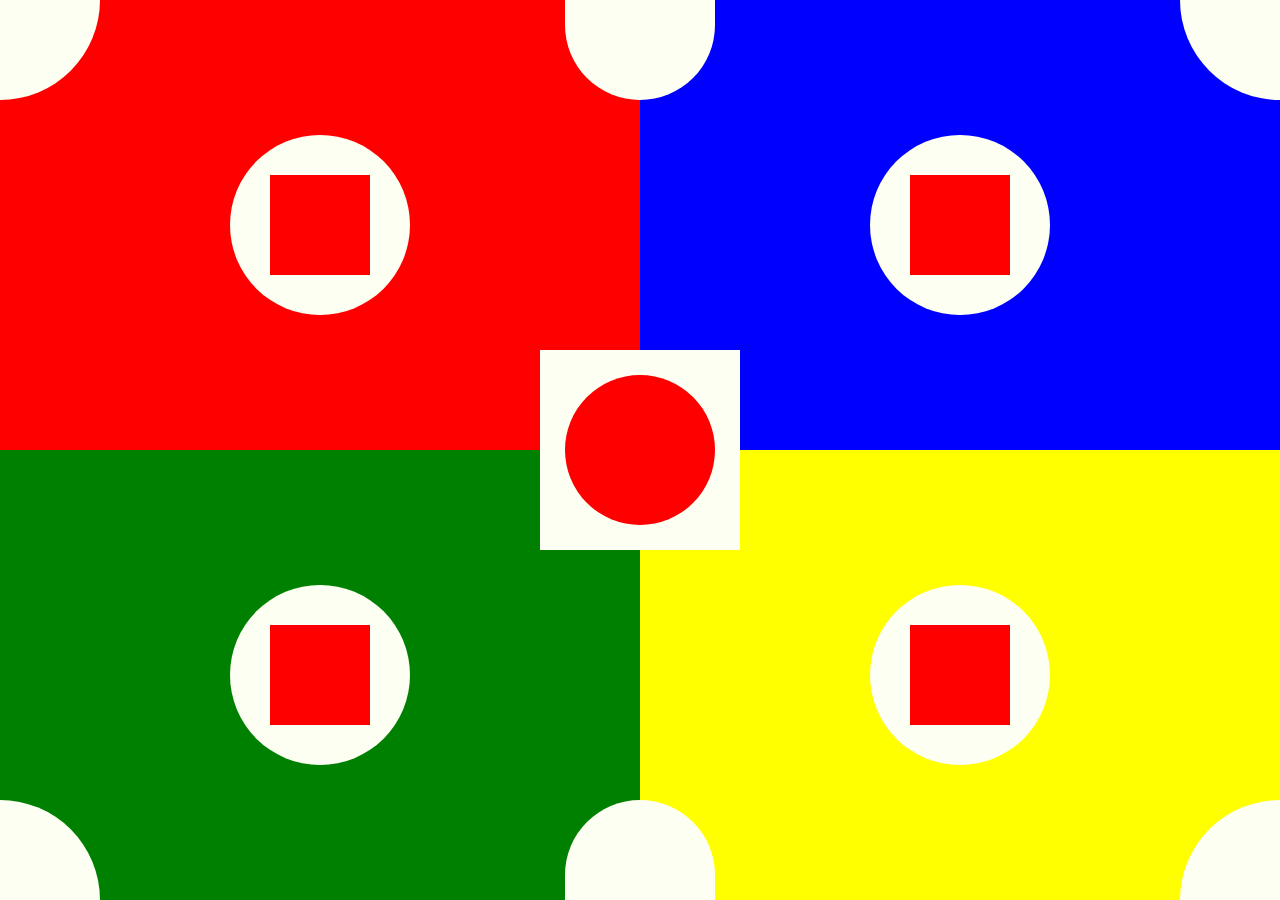
<file: 001-Layout/layout/index.html>
<!DOCTYPE html>
<html lang="en">
<head>
    <meta charset="UTF-8">
    <title>Layout</title>
    <meta name="viewport" content="width=device-width initial-scale=1 maximum-scale=2 minimum-scale=1">
    <link rel="stylesheet" href="assests/style.css">
</head>
<body>
    <section>
        <nav>
            <div>
                <nav></nav>
            </div>
        </nav>
    </section>
    <section>
        <nav>
            <div>
                <nav></nav>
            </div>
        </nav>
    </section>
    <section>
        <nav>
            <div>
                <nav></nav>
            </div>
        </nav>
    </section>
    <section>
        <nav>
            <div>
                <nav></nav>
            </div>
        </nav>
    </section>
    <aside></aside>
    <aside></aside>
    <aside></aside>
    <aside></aside>
    <div></div>
    <nav></nav>
    <nav></nav>
    <main></main>
</body>
</html>
</file>
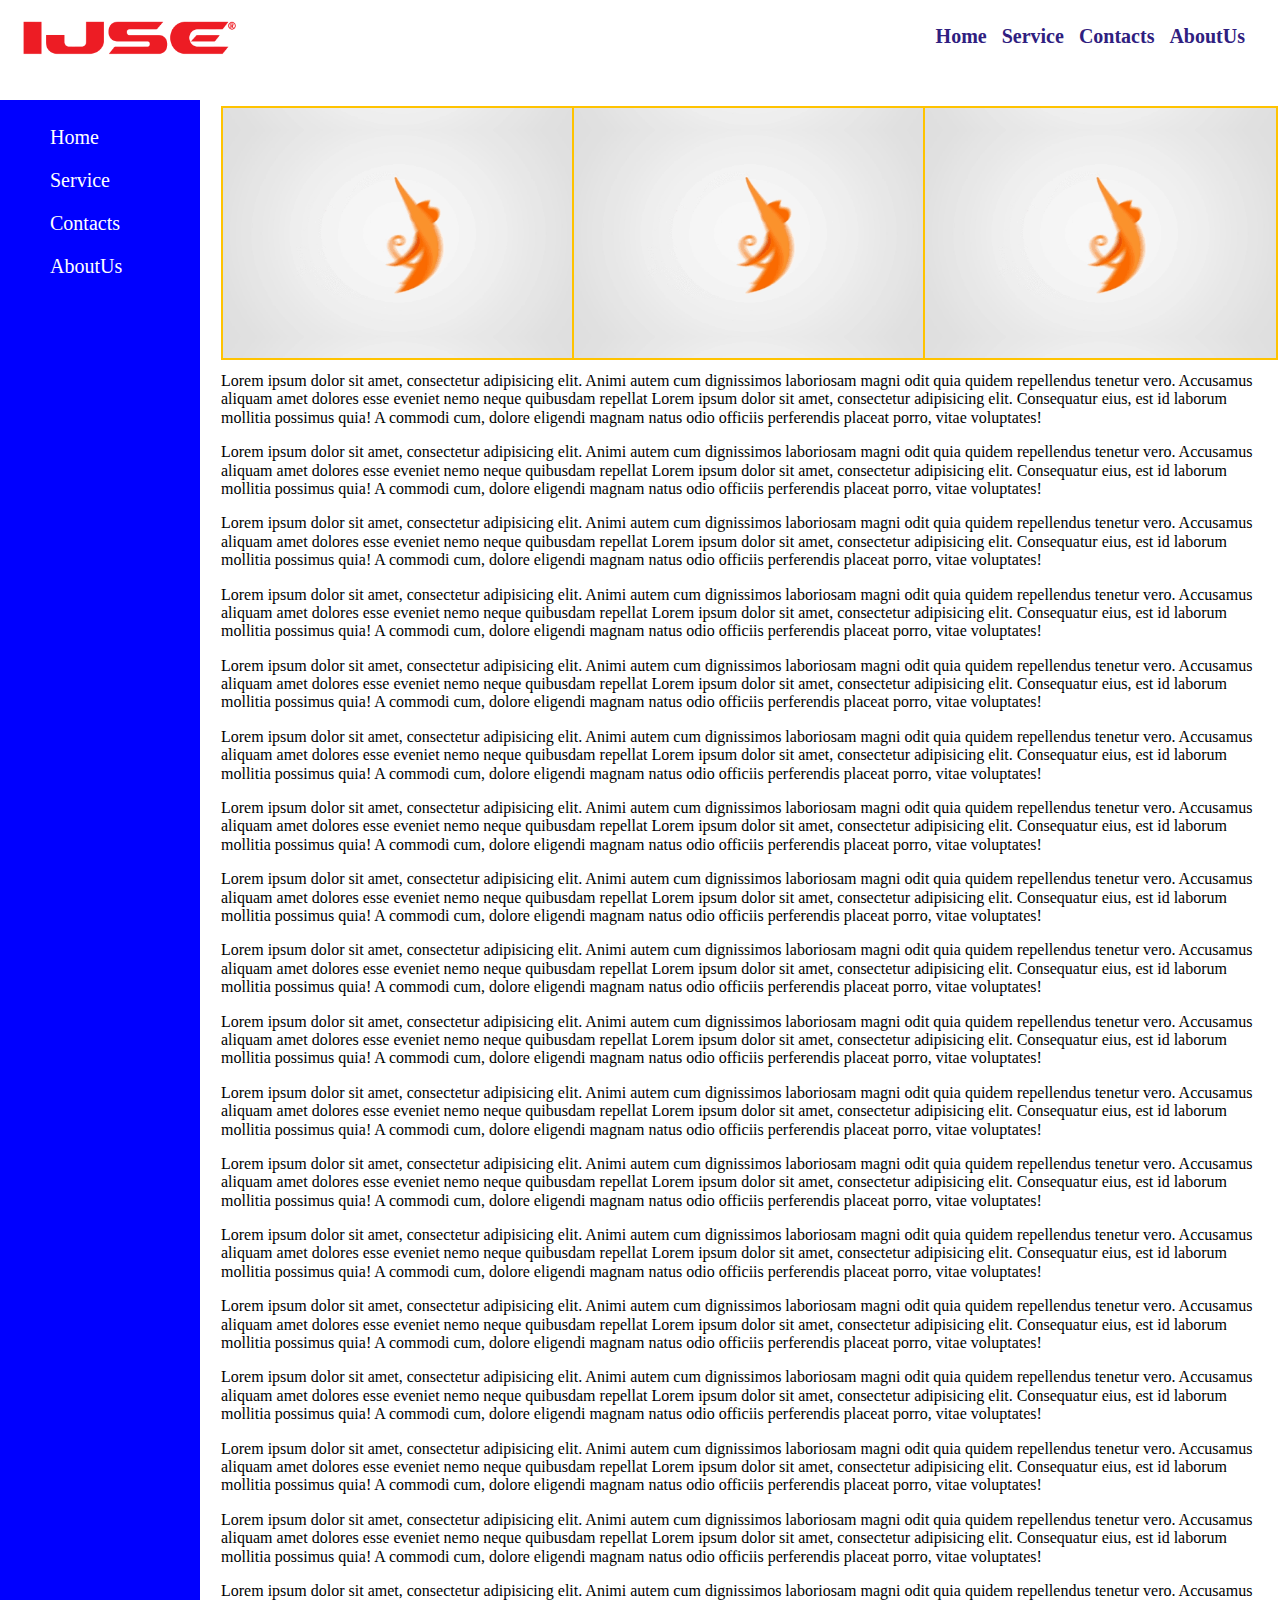
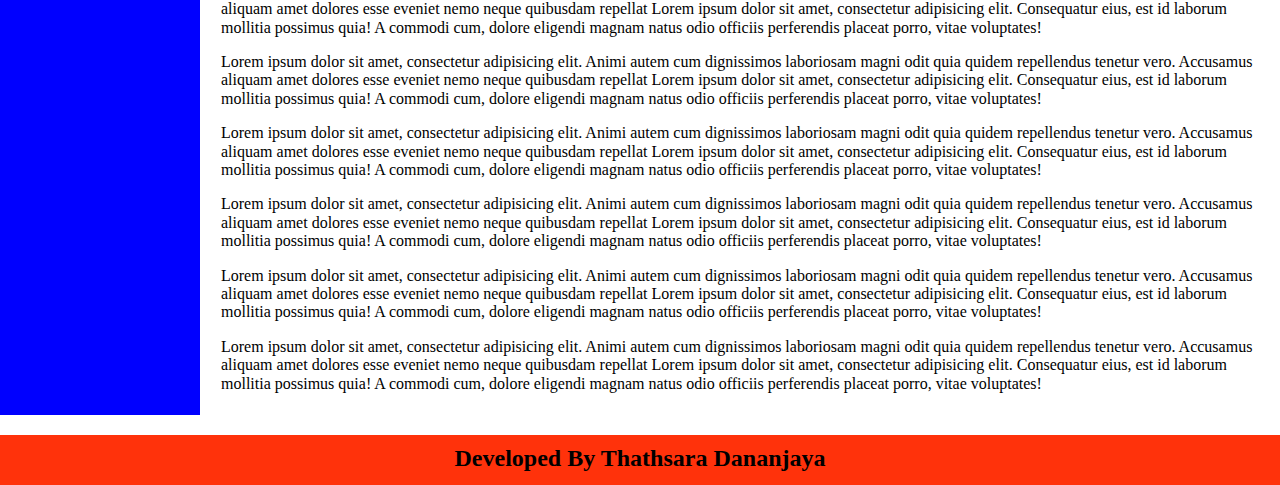
<file: 002-SimpleWebLayout/layout/index.html>
<!DOCTYPE html>
<html lang="en">
<head>
    <meta charset="UTF-8">
    <title>Simple Web Layout</title>
    <link rel="stylesheet" href="assests/normalize.css">
    <link rel="stylesheet" href="assests/style.css">
</head>
<body>
    <header>
        <img alt="IJSE" src="assests/ijse.png">

        <ul>
            <li>Home</li>
            <li>Service</li>
            <li>Contacts</li>
            <li>AboutUs</li>
        </ul>
    </header>
    <main>
        <nav>
            <ul>
                <li>
                    </i>Home</li>
                <li>
                    </i>Service</li>
                <li>
                    </i>Contacts</li>
                <li>
                    </i>AboutUs</li>
            </ul>
        </nav>
        <section>
            <section>
                <nav></nav>
                <nav></nav>
                <nav></nav>
            </section>

            <p>Lorem ipsum dolor sit amet, consectetur adipisicing elit. Animi autem cum dignissimos laboriosam magni odit quia quidem repellendus tenetur vero. Accusamus aliquam amet dolores esse eveniet nemo neque quibusdam repellat Lorem ipsum dolor sit amet, consectetur adipisicing elit. Consequatur eius, est id laborum mollitia possimus quia! A commodi cum, dolore eligendi magnam natus odio officiis perferendis placeat porro, vitae voluptates!</p>
            <p>Lorem ipsum dolor sit amet, consectetur adipisicing elit. Animi autem cum dignissimos laboriosam magni odit quia quidem repellendus tenetur vero. Accusamus aliquam amet dolores esse eveniet nemo neque quibusdam repellat Lorem ipsum dolor sit amet, consectetur adipisicing elit. Consequatur eius, est id laborum mollitia possimus quia! A commodi cum, dolore eligendi magnam natus odio officiis perferendis placeat porro, vitae voluptates!</p>
            <p>Lorem ipsum dolor sit amet, consectetur adipisicing elit. Animi autem cum dignissimos laboriosam magni odit quia quidem repellendus tenetur vero. Accusamus aliquam amet dolores esse eveniet nemo neque quibusdam repellat Lorem ipsum dolor sit amet, consectetur adipisicing elit. Consequatur eius, est id laborum mollitia possimus quia! A commodi cum, dolore eligendi magnam natus odio officiis perferendis placeat porro, vitae voluptates!</p>
            <p>Lorem ipsum dolor sit amet, consectetur adipisicing elit. Animi autem cum dignissimos laboriosam magni odit quia quidem repellendus tenetur vero. Accusamus aliquam amet dolores esse eveniet nemo neque quibusdam repellat Lorem ipsum dolor sit amet, consectetur adipisicing elit. Consequatur eius, est id laborum mollitia possimus quia! A commodi cum, dolore eligendi magnam natus odio officiis perferendis placeat porro, vitae voluptates!</p>
            <p>Lorem ipsum dolor sit amet, consectetur adipisicing elit. Animi autem cum dignissimos laboriosam magni odit quia quidem repellendus tenetur vero. Accusamus aliquam amet dolores esse eveniet nemo neque quibusdam repellat Lorem ipsum dolor sit amet, consectetur adipisicing elit. Consequatur eius, est id laborum mollitia possimus quia! A commodi cum, dolore eligendi magnam natus odio officiis perferendis placeat porro, vitae voluptates!</p>
            <p>Lorem ipsum dolor sit amet, consectetur adipisicing elit. Animi autem cum dignissimos laboriosam magni odit quia quidem repellendus tenetur vero. Accusamus aliquam amet dolores esse eveniet nemo neque quibusdam repellat Lorem ipsum dolor sit amet, consectetur adipisicing elit. Consequatur eius, est id laborum mollitia possimus quia! A commodi cum, dolore eligendi magnam natus odio officiis perferendis placeat porro, vitae voluptates!</p>
            <p>Lorem ipsum dolor sit amet, consectetur adipisicing elit. Animi autem cum dignissimos laboriosam magni odit quia quidem repellendus tenetur vero. Accusamus aliquam amet dolores esse eveniet nemo neque quibusdam repellat Lorem ipsum dolor sit amet, consectetur adipisicing elit. Consequatur eius, est id laborum mollitia possimus quia! A commodi cum, dolore eligendi magnam natus odio officiis perferendis placeat porro, vitae voluptates!</p>
            <p>Lorem ipsum dolor sit amet, consectetur adipisicing elit. Animi autem cum dignissimos laboriosam magni odit quia quidem repellendus tenetur vero. Accusamus aliquam amet dolores esse eveniet nemo neque quibusdam repellat Lorem ipsum dolor sit amet, consectetur adipisicing elit. Consequatur eius, est id laborum mollitia possimus quia! A commodi cum, dolore eligendi magnam natus odio officiis perferendis placeat porro, vitae voluptates!</p>
            <p>Lorem ipsum dolor sit amet, consectetur adipisicing elit. Animi autem cum dignissimos laboriosam magni odit quia quidem repellendus tenetur vero. Accusamus aliquam amet dolores esse eveniet nemo neque quibusdam repellat Lorem ipsum dolor sit amet, consectetur adipisicing elit. Consequatur eius, est id laborum mollitia possimus quia! A commodi cum, dolore eligendi magnam natus odio officiis perferendis placeat porro, vitae voluptates!</p>
            <p>Lorem ipsum dolor sit amet, consectetur adipisicing elit. Animi autem cum dignissimos laboriosam magni odit quia quidem repellendus tenetur vero. Accusamus aliquam amet dolores esse eveniet nemo neque quibusdam repellat Lorem ipsum dolor sit amet, consectetur adipisicing elit. Consequatur eius, est id laborum mollitia possimus quia! A commodi cum, dolore eligendi magnam natus odio officiis perferendis placeat porro, vitae voluptates!</p>
            <p>Lorem ipsum dolor sit amet, consectetur adipisicing elit. Animi autem cum dignissimos laboriosam magni odit quia quidem repellendus tenetur vero. Accusamus aliquam amet dolores esse eveniet nemo neque quibusdam repellat Lorem ipsum dolor sit amet, consectetur adipisicing elit. Consequatur eius, est id laborum mollitia possimus quia! A commodi cum, dolore eligendi magnam natus odio officiis perferendis placeat porro, vitae voluptates!</p>
            <p>Lorem ipsum dolor sit amet, consectetur adipisicing elit. Animi autem cum dignissimos laboriosam magni odit quia quidem repellendus tenetur vero. Accusamus aliquam amet dolores esse eveniet nemo neque quibusdam repellat Lorem ipsum dolor sit amet, consectetur adipisicing elit. Consequatur eius, est id laborum mollitia possimus quia! A commodi cum, dolore eligendi magnam natus odio officiis perferendis placeat porro, vitae voluptates!</p>
            <p>Lorem ipsum dolor sit amet, consectetur adipisicing elit. Animi autem cum dignissimos laboriosam magni odit quia quidem repellendus tenetur vero. Accusamus aliquam amet dolores esse eveniet nemo neque quibusdam repellat Lorem ipsum dolor sit amet, consectetur adipisicing elit. Consequatur eius, est id laborum mollitia possimus quia! A commodi cum, dolore eligendi magnam natus odio officiis perferendis placeat porro, vitae voluptates!</p>
            <p>Lorem ipsum dolor sit amet, consectetur adipisicing elit. Animi autem cum dignissimos laboriosam magni odit quia quidem repellendus tenetur vero. Accusamus aliquam amet dolores esse eveniet nemo neque quibusdam repellat Lorem ipsum dolor sit amet, consectetur adipisicing elit. Consequatur eius, est id laborum mollitia possimus quia! A commodi cum, dolore eligendi magnam natus odio officiis perferendis placeat porro, vitae voluptates!</p>
            <p>Lorem ipsum dolor sit amet, consectetur adipisicing elit. Animi autem cum dignissimos laboriosam magni odit quia quidem repellendus tenetur vero. Accusamus aliquam amet dolores esse eveniet nemo neque quibusdam repellat Lorem ipsum dolor sit amet, consectetur adipisicing elit. Consequatur eius, est id laborum mollitia possimus quia! A commodi cum, dolore eligendi magnam natus odio officiis perferendis placeat porro, vitae voluptates!</p>
            <p>Lorem ipsum dolor sit amet, consectetur adipisicing elit. Animi autem cum dignissimos laboriosam magni odit quia quidem repellendus tenetur vero. Accusamus aliquam amet dolores esse eveniet nemo neque quibusdam repellat Lorem ipsum dolor sit amet, consectetur adipisicing elit. Consequatur eius, est id laborum mollitia possimus quia! A commodi cum, dolore eligendi magnam natus odio officiis perferendis placeat porro, vitae voluptates!</p>
            <p>Lorem ipsum dolor sit amet, consectetur adipisicing elit. Animi autem cum dignissimos laboriosam magni odit quia quidem repellendus tenetur vero. Accusamus aliquam amet dolores esse eveniet nemo neque quibusdam repellat Lorem ipsum dolor sit amet, consectetur adipisicing elit. Consequatur eius, est id laborum mollitia possimus quia! A commodi cum, dolore eligendi magnam natus odio officiis perferendis placeat porro, vitae voluptates!</p>
            <p>Lorem ipsum dolor sit amet, consectetur adipisicing elit. Animi autem cum dignissimos laboriosam magni odit quia quidem repellendus tenetur vero. Accusamus aliquam amet dolores esse eveniet nemo neque quibusdam repellat Lorem ipsum dolor sit amet, consectetur adipisicing elit. Consequatur eius, est id laborum mollitia possimus quia! A commodi cum, dolore eligendi magnam natus odio officiis perferendis placeat porro, vitae voluptates!</p>
            <p>Lorem ipsum dolor sit amet, consectetur adipisicing elit. Animi autem cum dignissimos laboriosam magni odit quia quidem repellendus tenetur vero. Accusamus aliquam amet dolores esse eveniet nemo neque quibusdam repellat Lorem ipsum dolor sit amet, consectetur adipisicing elit. Consequatur eius, est id laborum mollitia possimus quia! A commodi cum, dolore eligendi magnam natus odio officiis perferendis placeat porro, vitae voluptates!</p>
            <p>Lorem ipsum dolor sit amet, consectetur adipisicing elit. Animi autem cum dignissimos laboriosam magni odit quia quidem repellendus tenetur vero. Accusamus aliquam amet dolores esse eveniet nemo neque quibusdam repellat Lorem ipsum dolor sit amet, consectetur adipisicing elit. Consequatur eius, est id laborum mollitia possimus quia! A commodi cum, dolore eligendi magnam natus odio officiis perferendis placeat porro, vitae voluptates!</p>
            <p>Lorem ipsum dolor sit amet, consectetur adipisicing elit. Animi autem cum dignissimos laboriosam magni odit quia quidem repellendus tenetur vero. Accusamus aliquam amet dolores esse eveniet nemo neque quibusdam repellat Lorem ipsum dolor sit amet, consectetur adipisicing elit. Consequatur eius, est id laborum mollitia possimus quia! A commodi cum, dolore eligendi magnam natus odio officiis perferendis placeat porro, vitae voluptates!</p>
            <p>Lorem ipsum dolor sit amet, consectetur adipisicing elit. Animi autem cum dignissimos laboriosam magni odit quia quidem repellendus tenetur vero. Accusamus aliquam amet dolores esse eveniet nemo neque quibusdam repellat Lorem ipsum dolor sit amet, consectetur adipisicing elit. Consequatur eius, est id laborum mollitia possimus quia! A commodi cum, dolore eligendi magnam natus odio officiis perferendis placeat porro, vitae voluptates!</p>
            <p>Lorem ipsum dolor sit amet, consectetur adipisicing elit. Animi autem cum dignissimos laboriosam magni odit quia quidem repellendus tenetur vero. Accusamus aliquam amet dolores esse eveniet nemo neque quibusdam repellat Lorem ipsum dolor sit amet, consectetur adipisicing elit. Consequatur eius, est id laborum mollitia possimus quia! A commodi cum, dolore eligendi magnam natus odio officiis perferendis placeat porro, vitae voluptates!</p>
        </section>
    </main>
    <footer>
        <h2>Developed By Thathsara Dananjaya</h2>
    </footer>
</body>
</html>
</file>
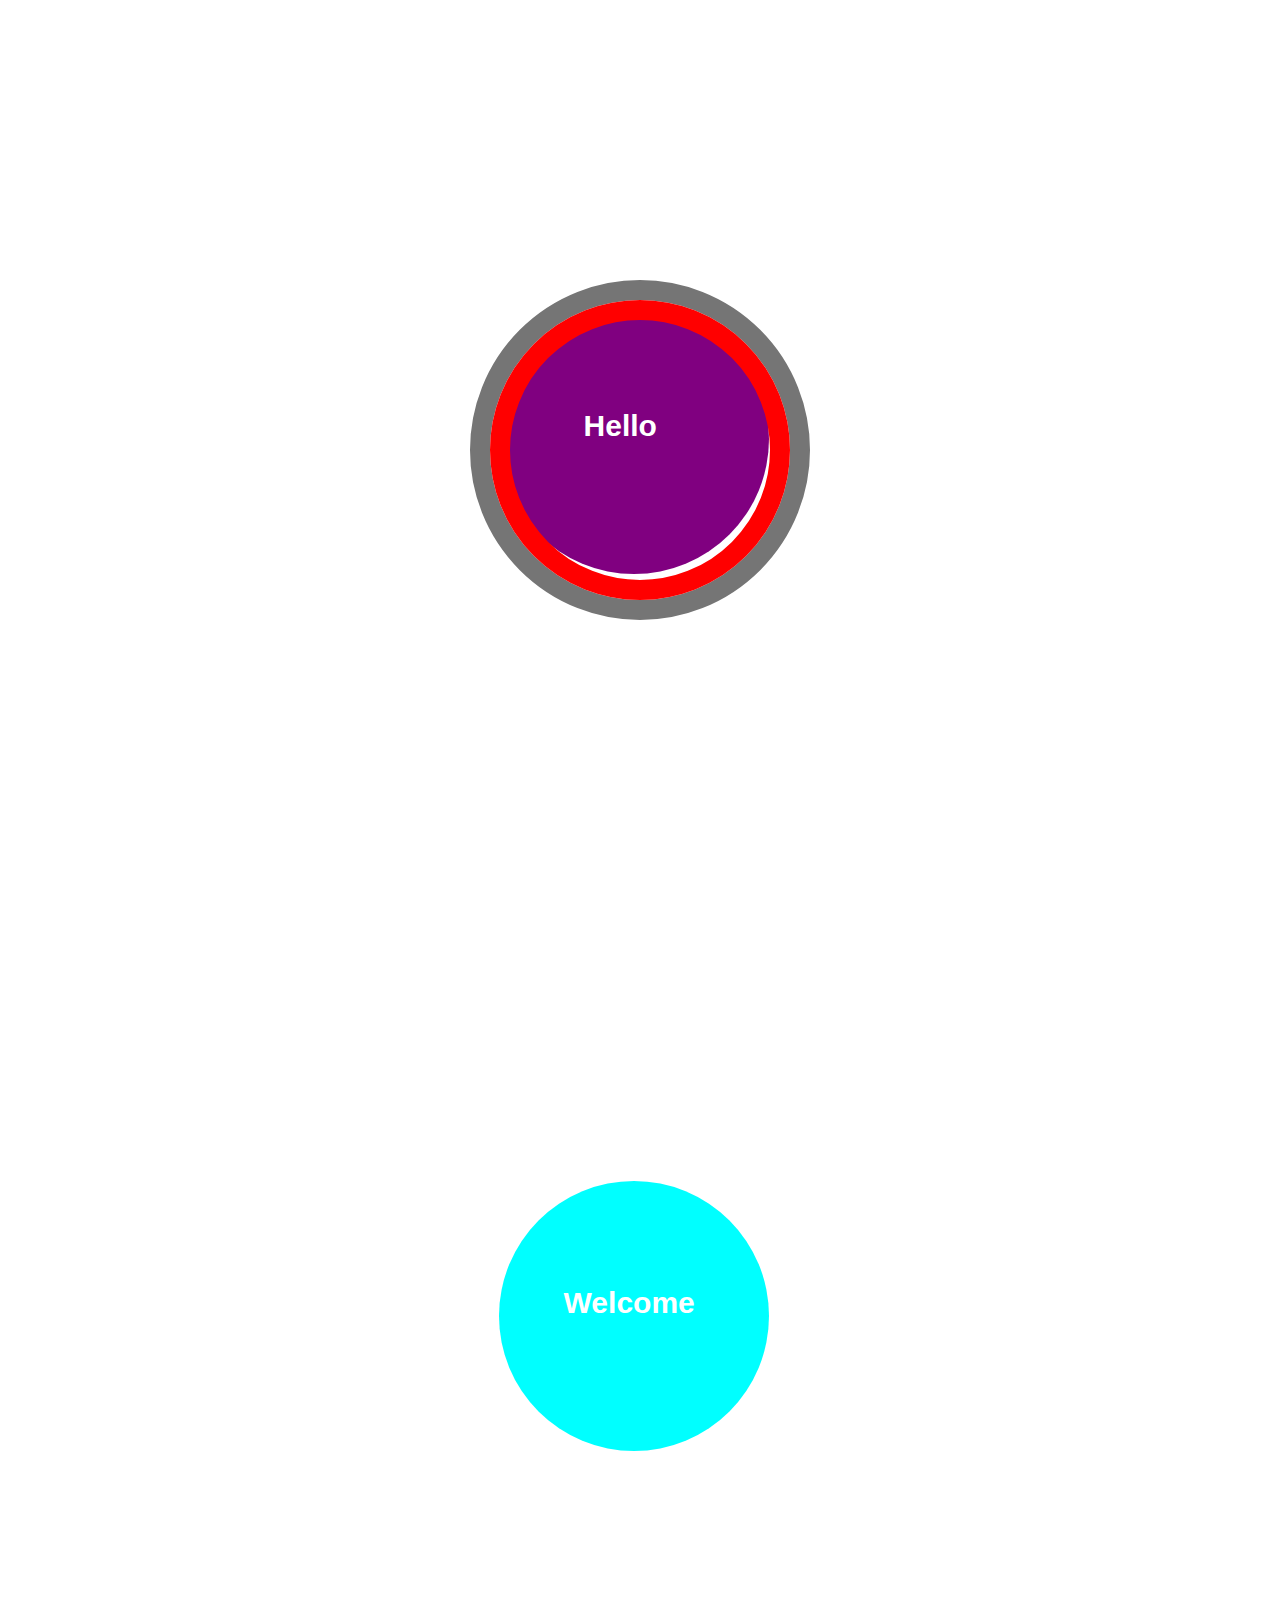
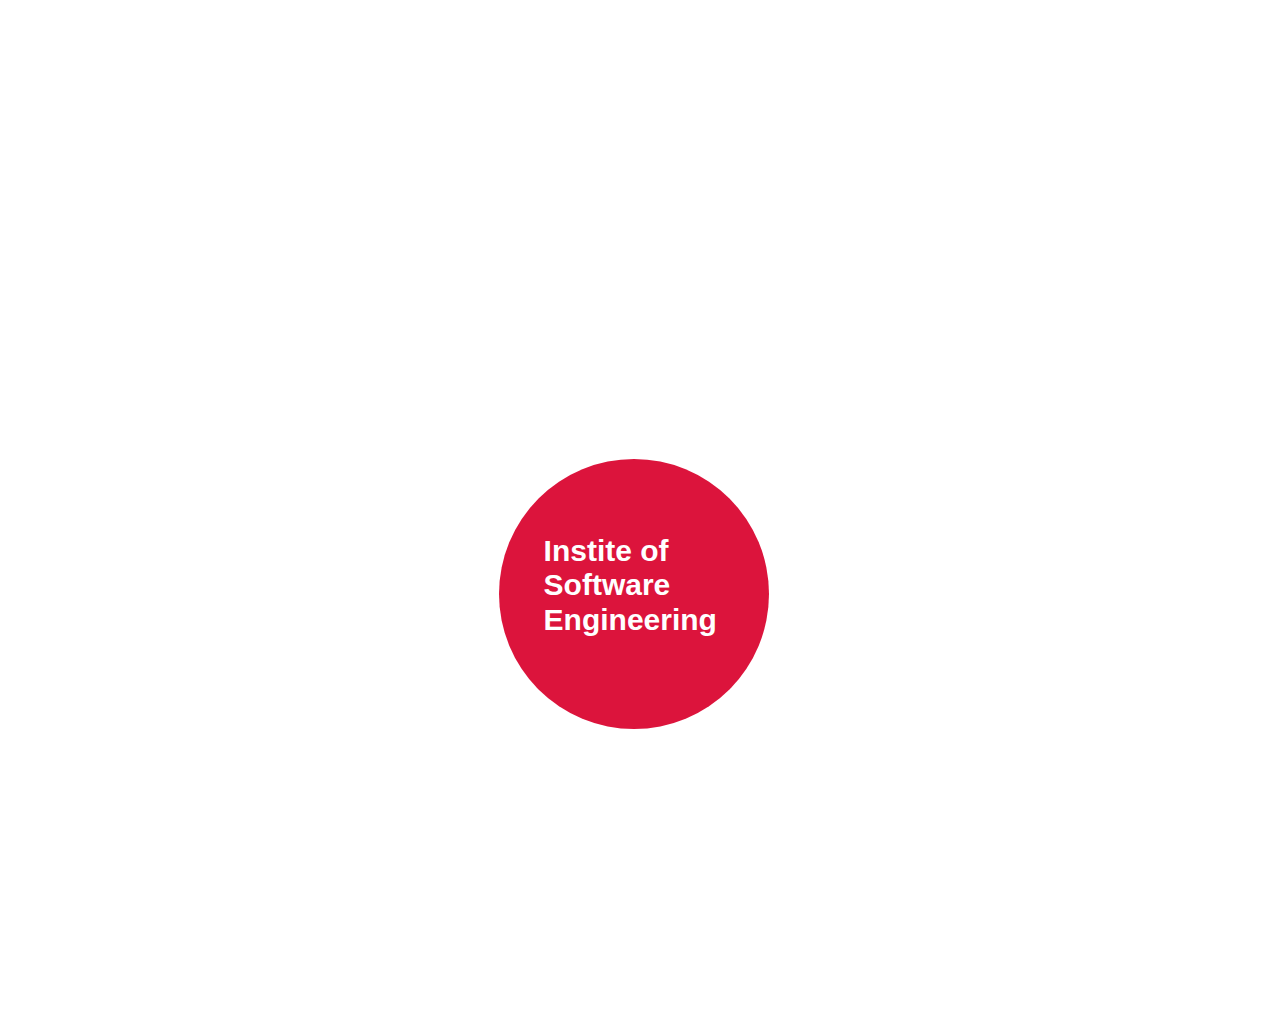
<file: 003-CssFixedLayout/layout/index.html>
<!DOCTYPE html>
<html lang="en">
<head>
    <meta charset="UTF-8">
    <title>CSS Fixed Layout</title>
    <meta name="viewport" content="width=device-width, initial-scale=1.0">
    <link rel="stylesheet" href="assests/normalize.css">
    <link rel="stylesheet" href="assests/style.css">
</head>
<body>
    <nav>
        <div>
            <p>Hello</p>
        </div>
    </nav>
    <nav>
        <div>
            <p>Welcome</p>
        </div>
    </nav>
    <nav>
        <div>
            <p>Instite of Software Engineering</p>
        </div>
    </nav>
    <header></header>
    <aside></aside>
</body>
</html>
</file>
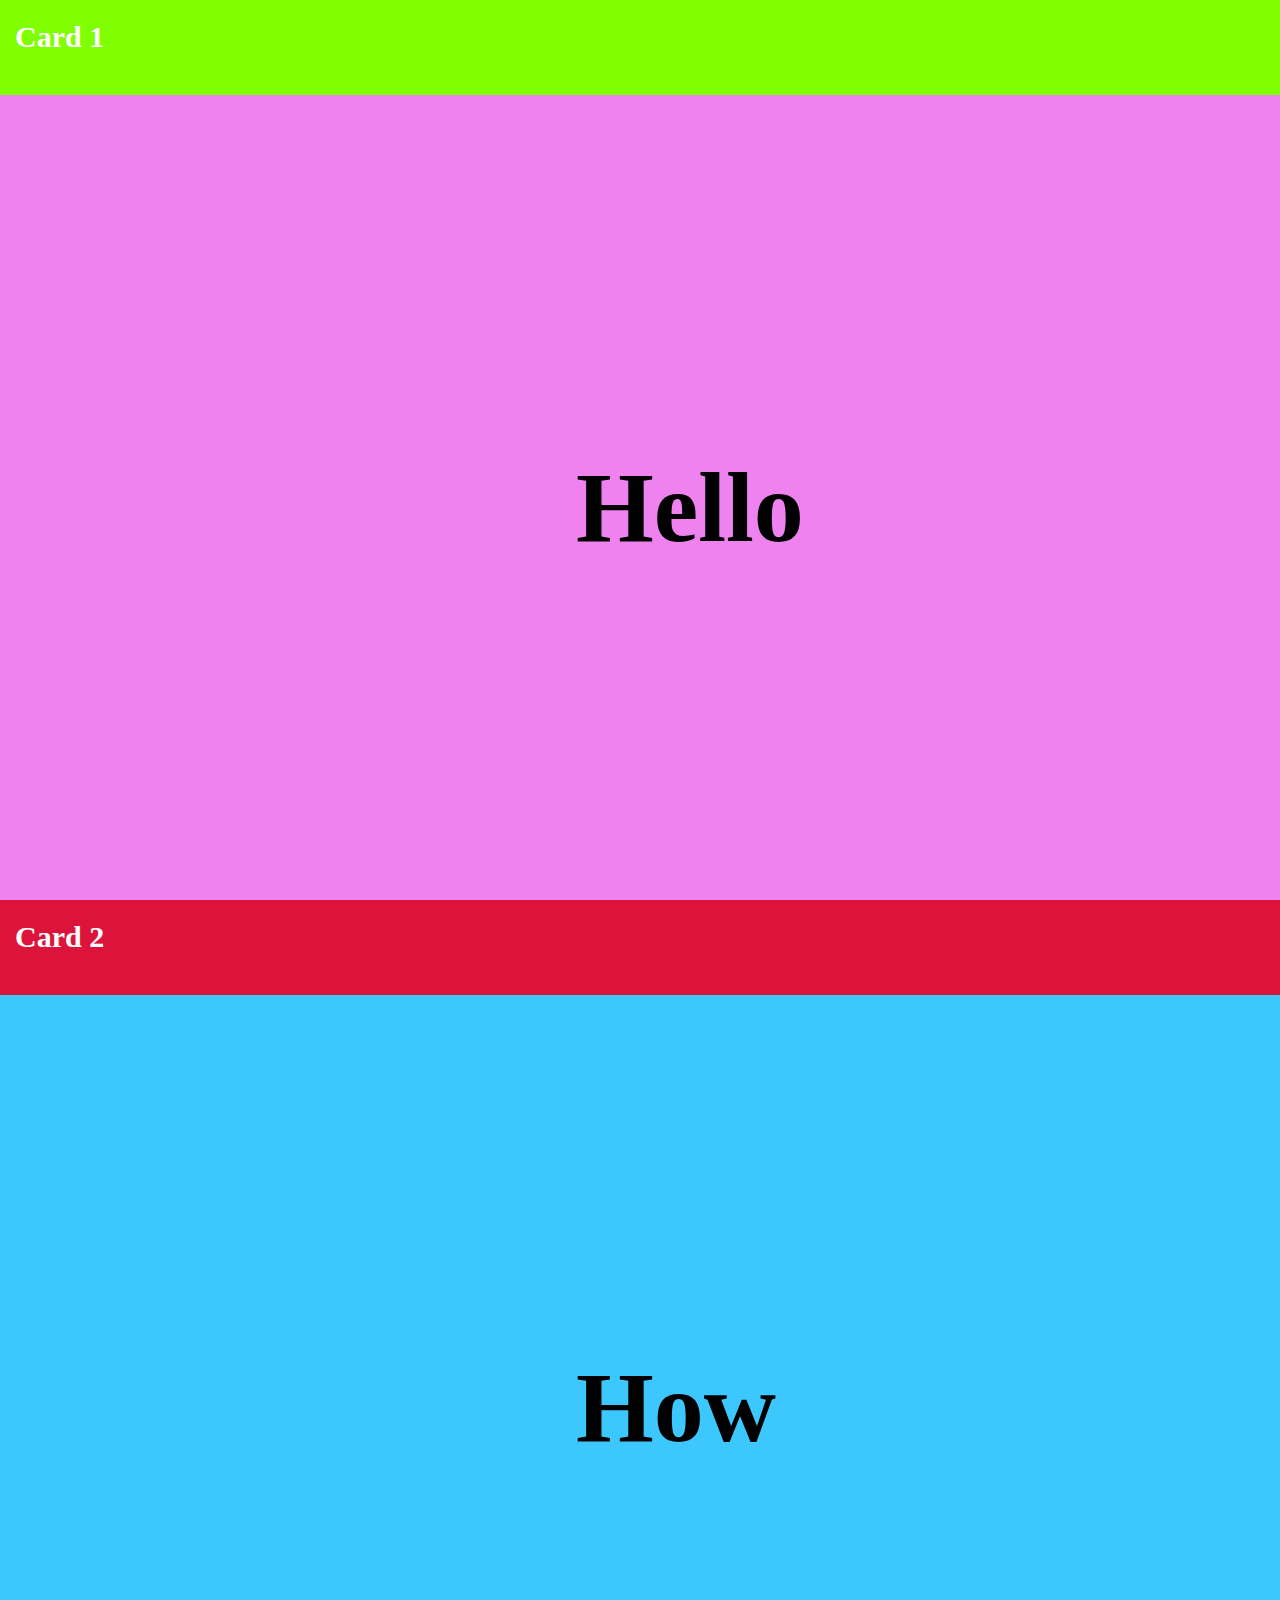
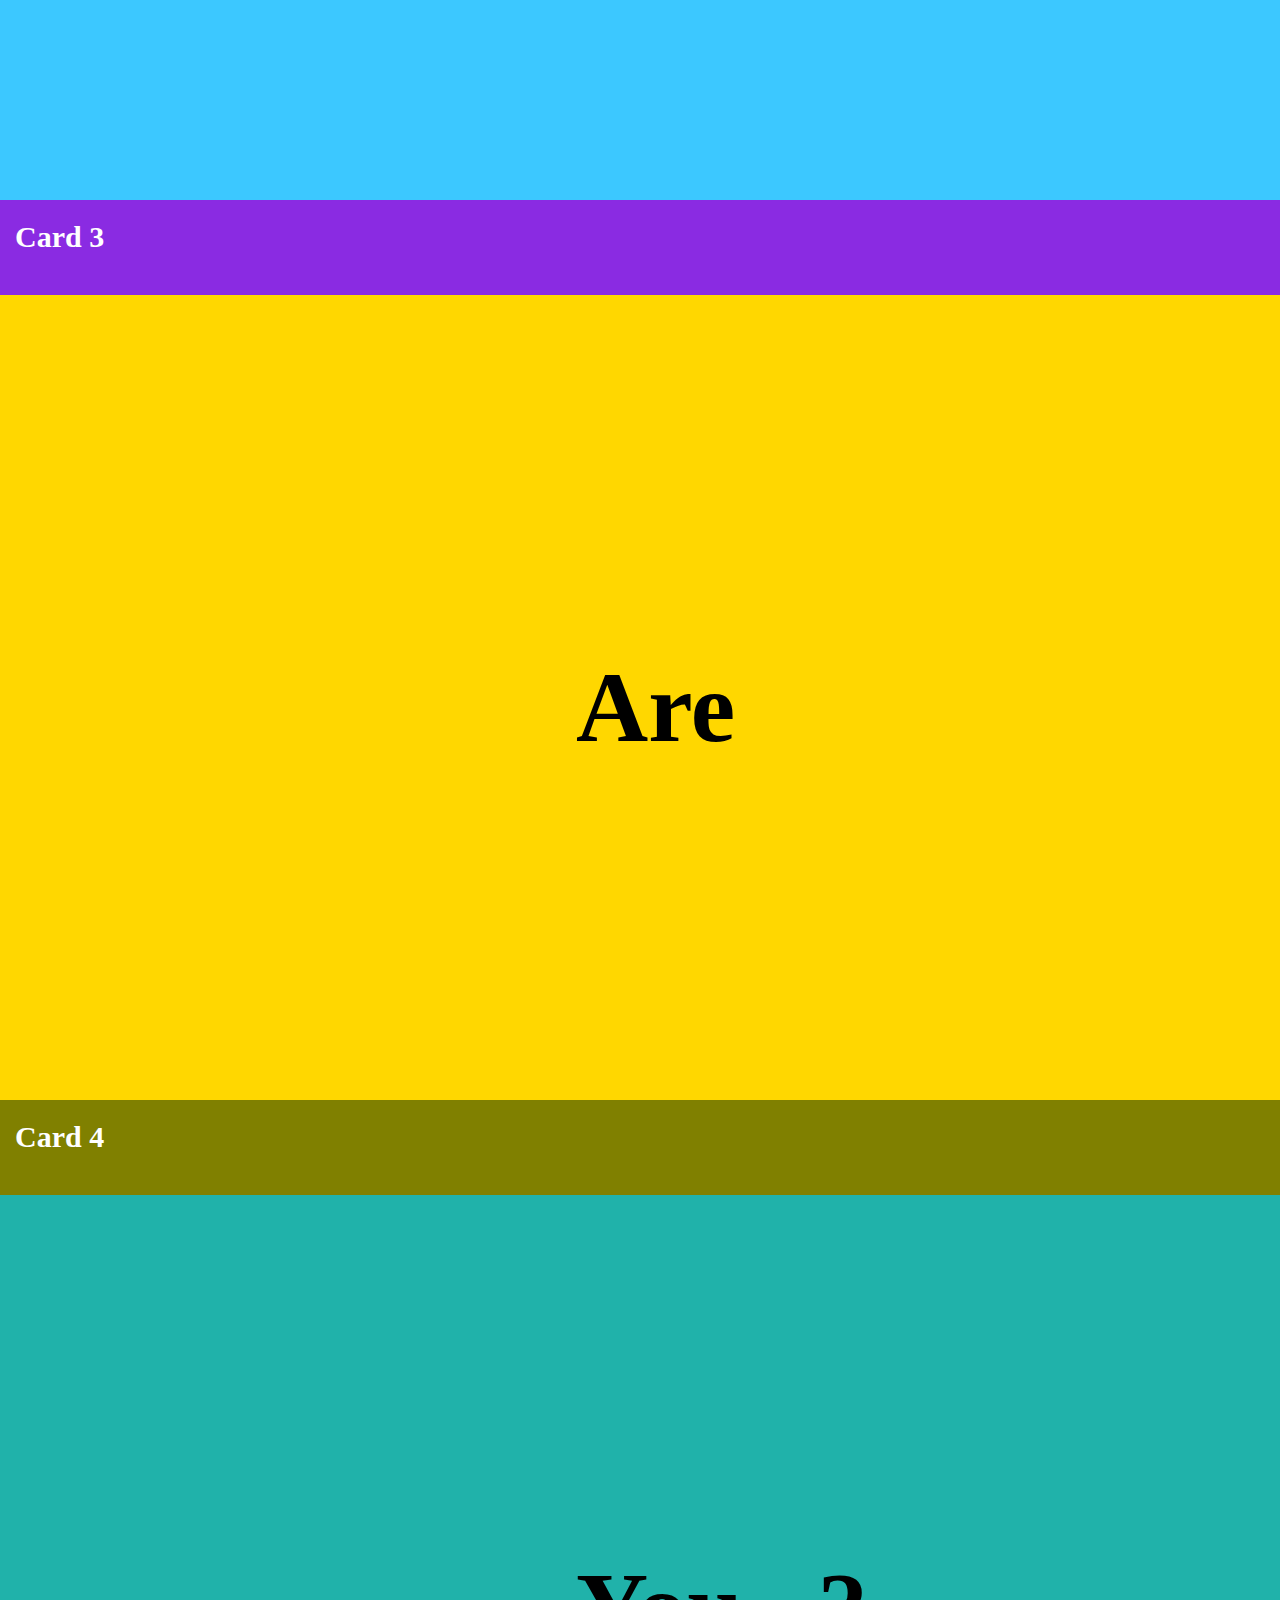
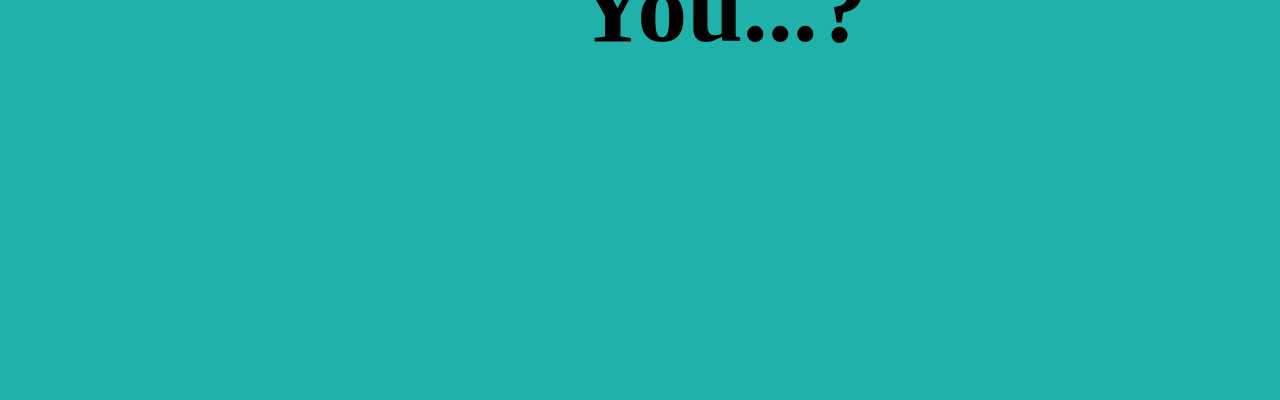
<file: 004-StickyPositions/layout/index.html>
<!DOCTYPE html>
<html lang="en">
<head>
    <meta charset="UTF-8">
    <title>Sticky Positions</title>
    <meta name="viewport" content="width=device-width, initial-scale=1.0">
    <link rel="stylesheet" href="assets/normalize.css">
    <link rel="stylesheet" href="assets/style.css">
</head>
<body>
    <div>
        <aside>
            <p>Card 1</p>
        </aside>
        <p>Hello</p>
    </div>
    <div>
        <aside>
            <p>Card 2</p>
        </aside>
        <p>How</p>
    </div>
    <div>
        <aside>
            <p>Card 3</p>
        </aside>
        <p>Are</p>
    </div>
    <div>
        <aside>
            <p>Card 4</p>
        </aside>
        <p>You...?</p>
    </div>
</body>
</html>
</file>
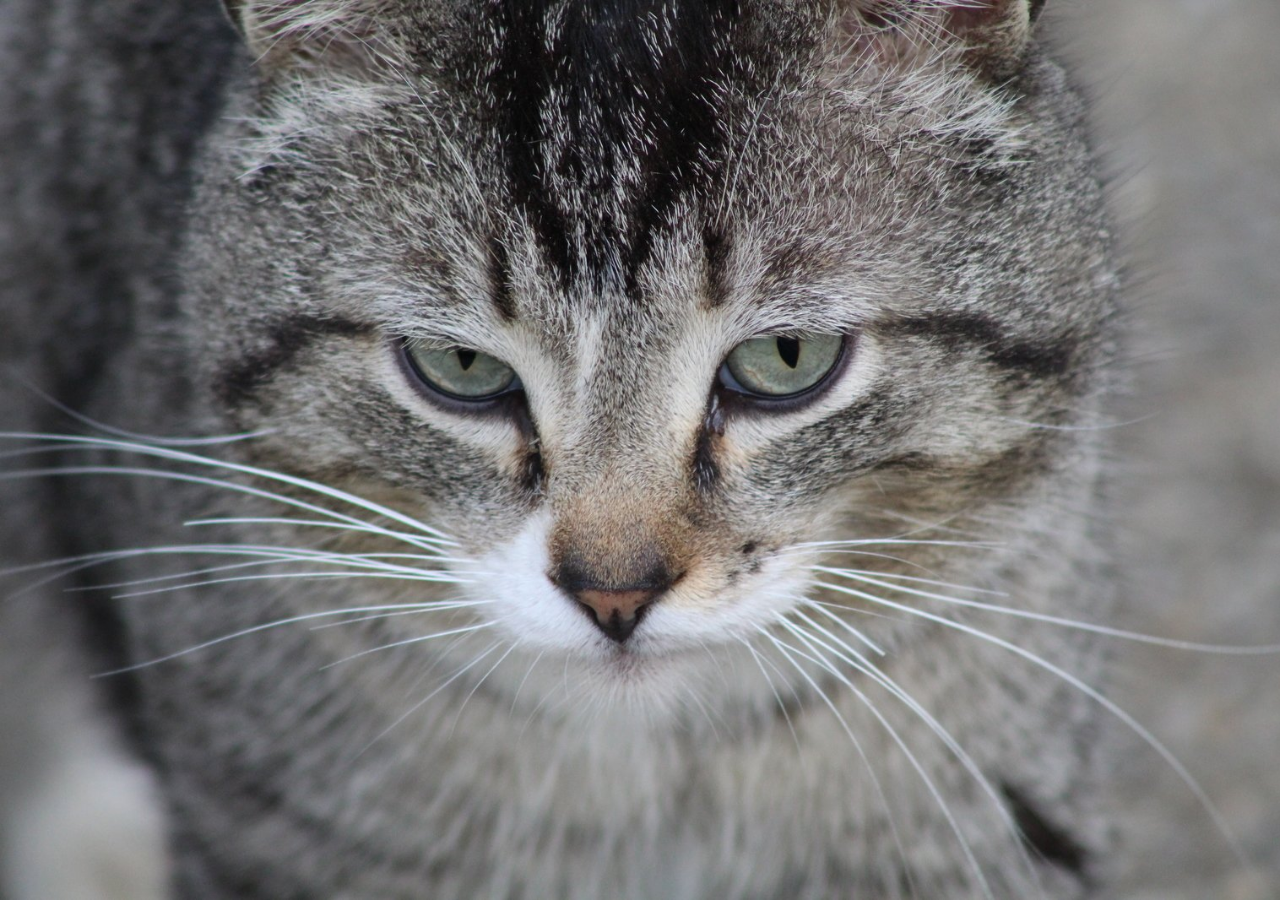
<file: 007-SliderAnimation/animation/index.html>
<!DOCTYPE html>
<html lang="en">
<head>
    <meta charset="UTF-8">
    <title>Slider Animation</title>
    <meta name="viewport" content="width=device-width, initial-scale=1.0">
    <link rel="stylesheet" href="assests/normalize.css">
    <link rel="stylesheet" href="assests/style.css">
</head>
<body>
   <aside>
       <div></div>
       <div></div>
       <div></div>
       <div></div>
   </aside>
</body>
</html>
</file>
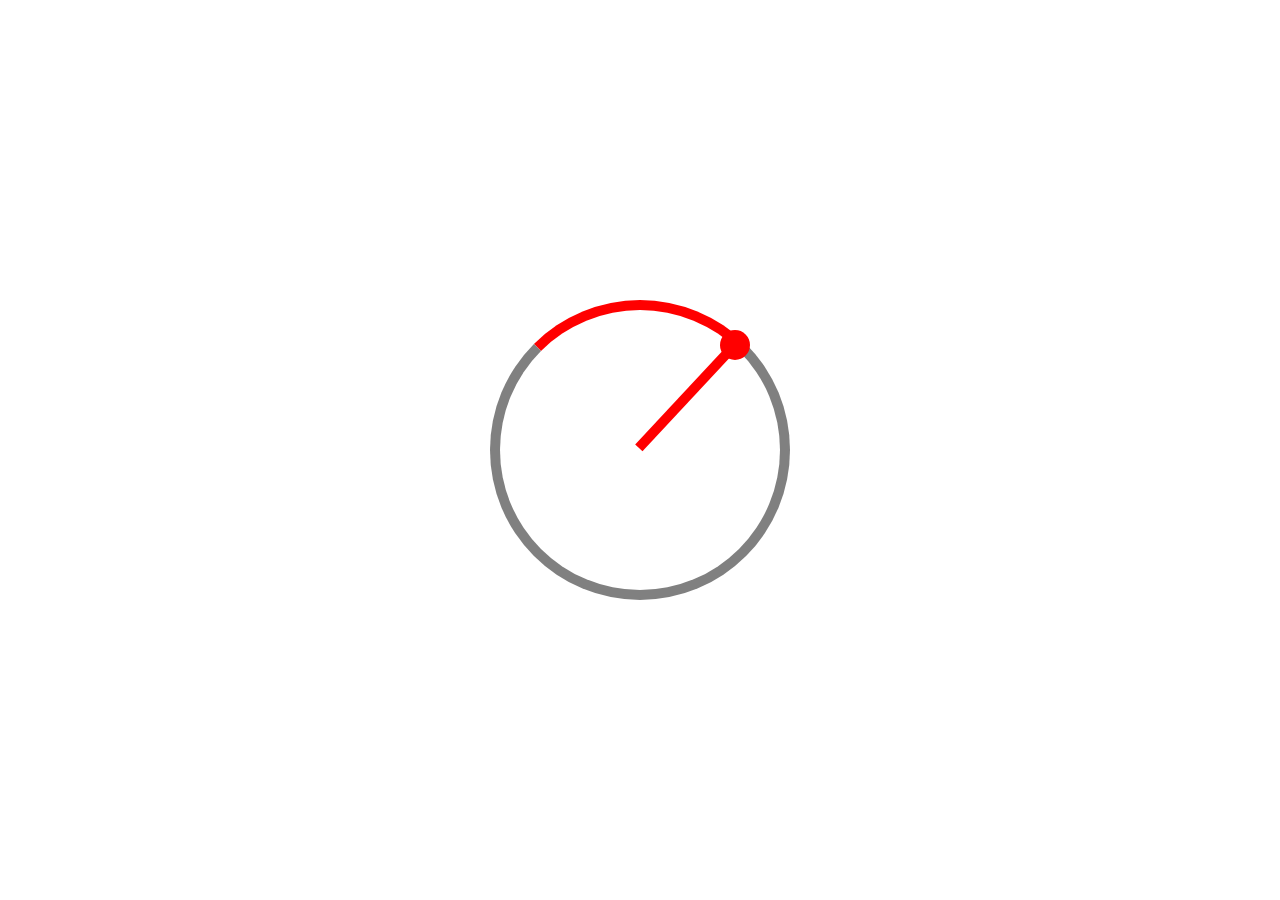
<file: 008-CircleTransition/transition/index.html>
<!DOCTYPE html>
<html lang="en">
<head>
    <meta charset="UTF-8">
    <title>Circle Transition</title>
    <meta name="viewport" content="width=device-width, initial-scale=1.0">
    <link rel="stylesheet" href="normalize.css">
    <link rel="stylesheet" href="style.css">
</head>
<body>
    <section>
        <aside></aside>
        <div></div>
    </section>
</body>
</html>
</file>
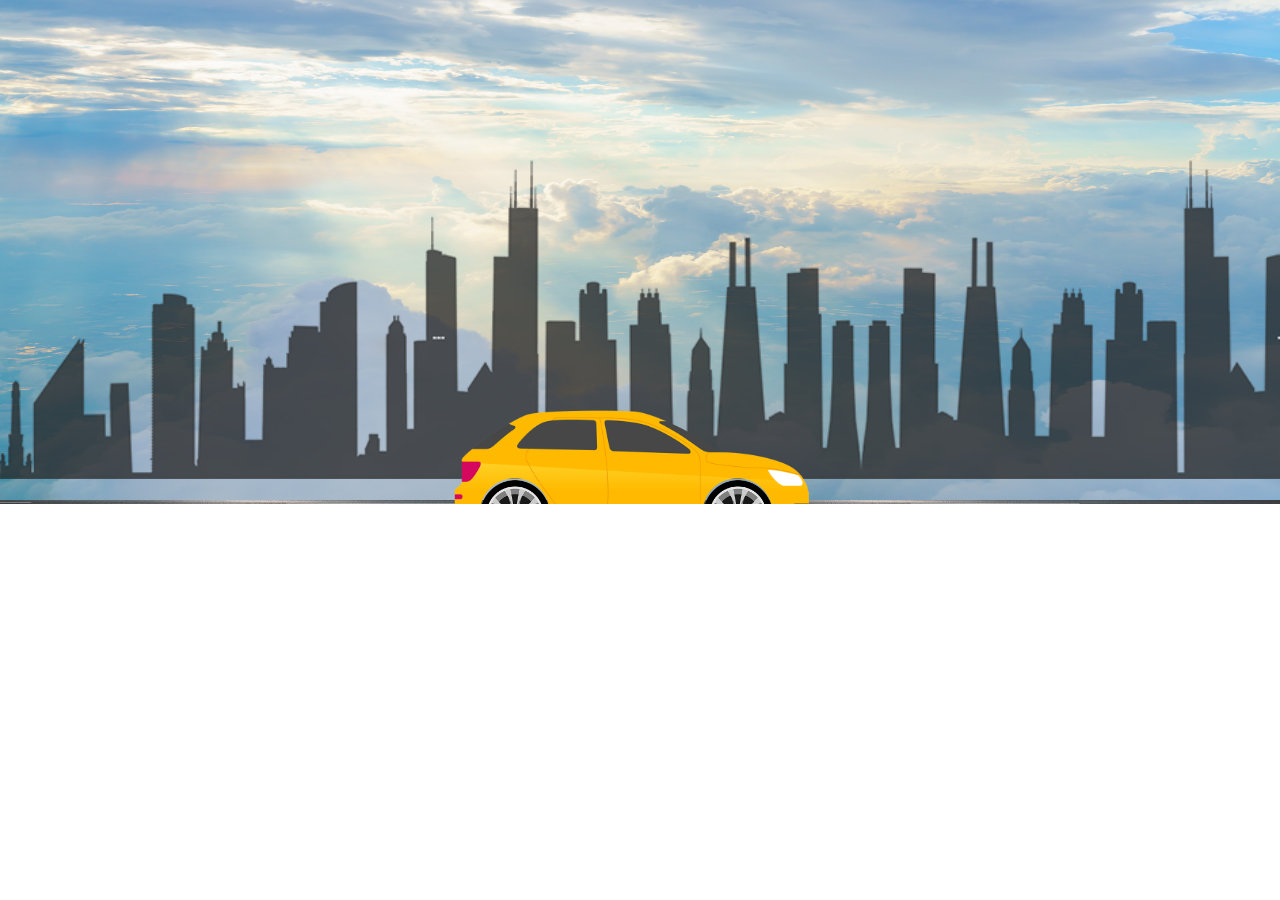
<file: 009-CarAnimation/animation/index.html>
<!DOCTYPE html>
<html lang="en">
<head>
    <meta charset="UTF-8">
    <title>Car Animation</title>
    <meta name="viewport" content="width=device-width, initial-scale=1.0">
    <link rel="stylesheet" href="assests/normalize.css">
    <link rel="stylesheet" href="assests/style.css">
</head>
<body>
<main>
    <div>
        <img src="assests/sky.jpg" alt="sky">
    </div>

    <aside>
        <img src="assests/road.jpg" alt="road">
    </aside>

    <nav>
        <img src="assests/city.png" alt="city">
    </nav>
    <header>
        <img src="assests/car.png" alt="car">
    </header>
    <footer>
        <img src="assests/wheel.png" alt="wheel">
        <img src="assests/wheel.png" alt="wheel">
    </footer>
</main>
</body>
</html>
</file>
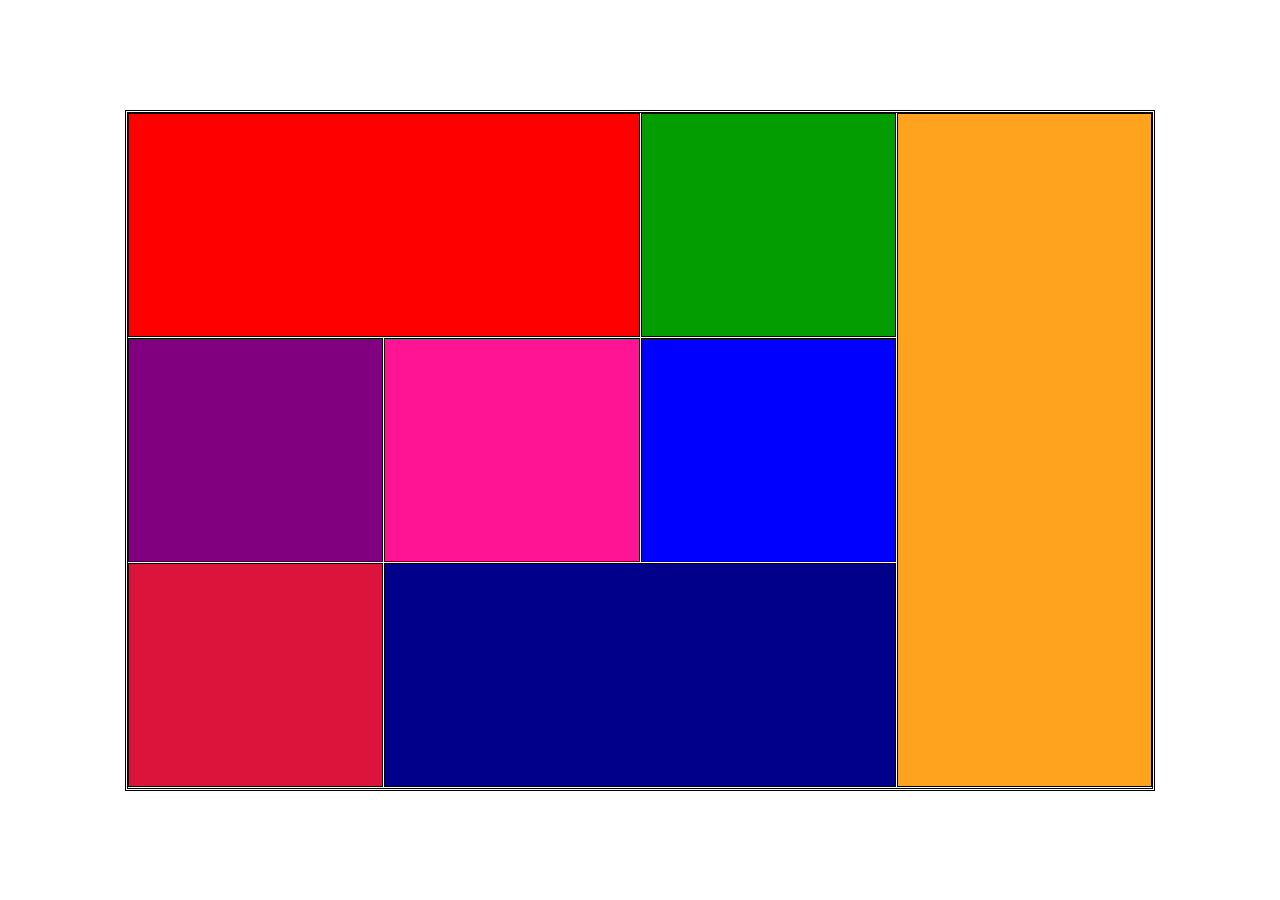
<file: 005-GridLayout/layout/layout/index.html>
<!DOCTYPE html>
<html lang="en">
<head>
    <meta charset="UTF-8">
    <title>Grid Layout</title>
    <meta name="viewport" content="width=device-width, initial-scale=1.0">
    <link rel="stylesheet" href="style.css">
</head>
<body>
    <SECTION>
        <div></div>
        <div></div>
        <div></div>
        <div></div>
        <div></div>
        <div></div>
        <div></div>
        <div></div>
    </SECTION>
</body>
</html>
</file>
<file: 001-Layout/layout/assests/style.css>
section {
    width: 50%;
    height: 50%;
    position: absolute;
}

section:nth-child(1) {
    background-color: red;
    left: 0px;
    top: 0px;
}

section:nth-child(2) {
    background-color: blue;
    right: 0px;
    top: 0px;
}

section:nth-child(3) {
    background-color: green;
    bottom: 0px;
    left: 0px;
}

section:nth-child(4) {
    background-color: yellow;
    right: 0px;
    bottom: 0px;
}

aside {
    width: 100px;
    height: 100px;
    background-color: #fcfff2;
    position: absolute;
}

aside:nth-child(5) {
    left: 0px;
    top: 0px;
    border-bottom-right-radius: 100%;
}

aside:nth-child(6) {
    right: 0px;
    top: 0px;
    border-bottom-left-radius: 100%;
}

aside:nth-child(7) {
    left: 0px;
    bottom: 0px;
    border-top-right-radius: 100%;
}

aside:nth-child(8) {
    right: 0px;
    bottom: 0px;
    border-top-left-radius: 100%;
}

body>div {
    background-color: #fcfff2;
    width: 200px;
    height: 200px;
    position: absolute;
    left: 50%;
    top: 50%;
    transform: translate(-50%,-50%);
}

body>nav:nth-child(10){
    background-color: #fcfff2;
    width: 150px;
    height: 100px;
    position: absolute;
    top: 0px;
    left: 0px;
    right: 0px;
    margin: auto;
    border-bottom-right-radius: 120px;
    border-bottom-left-radius: 120px;
}

body>nav:nth-child(11){
    background-color: #fcfff2;
    width: 150px;
    height: 100px;
    position: absolute;
    bottom: 0px;
    left: 0px;
    right: 0px;
    margin: auto;
    border-top-right-radius: 120px;
    border-top-left-radius: 120px;
}

body>section>nav{
    background-color: #fcfff2;
    width: 180px;
    height: 180px;
    position: absolute;
    top: 0px;
    bottom: 0px;
    left: 0px;
    right: 0px;
    margin: auto;
    border-radius: 50%;
}

body>section>nav>div>nav{
    background-color: red;
    width: 100px;
    height: 100px;
    position: absolute;
    left: 0;
    top: 0;
    right: 0;
    bottom: 0;
    margin: auto;
}

body>main {
    background-color: red;
    width: 150px;
    height: 150px;
    position: absolute;
    left: 0;
    top: 0;
    bottom: 0;
    right: 0;
    margin: auto;
    border-radius: 50%;
}
</file>
<file: 002-SimpleWebLayout/layout/assests/style.css>
header {
    height: 100px;
    background: white;
    position: relative;
}

header>img {
    width: 221px;
    padding: 6px 6px 6px 20px;

}

header>ul {
    position: absolute;
    right: 30px;
    top: 0;
    list-style: none;
    font-size: 20px;
}

header>ul>li {
    display: inline-block;
    padding: 5px;
    font-weight: bold;
    color: #2f2080;
}

body{
    margin: 0px;
}

main {
    position: relative;
}

main>nav {
    width: 200px;
    background: blue;
    position: absolute;
    top: 0px;
    bottom: 0;
}

main>nav>ul {
    list-style: none;
}

main>nav>ul>li {
    color: white;
    font-size: 20px;
    padding: 10px;
    cursor: pointer;
}

main>section {
    margin-left: 215px;
    padding: 6px;
}

main>section>section {
    height: 250px;
    position: relative;
}

main>section>section>nav {
    border: 2.5px solid #ffc300;
    height: 100%;
    width: calc((100%/3)*1);
    position: absolute;
}

main>section>section>nav:nth-child(1) {
    left: 0;
    background: url("gif.gif");
    background-size: 350px;
    background-position: center;
}

main>section>section>nav:nth-child(2) {
    left: calc((100%/3)*1);
    background: url("gif.gif");
    background-size: 350px;
    background-position: center;
}

main>section>section>nav:nth-child(3) {
    left: calc((100%/3)*2);
    background: url("gif.gif");
    background-size: 350px;
    background-position: center;
}

body>footer {
    height: 50px;
    background: rgb(255, 50, 11);
    position: relative;
    top: 0px;
}

footer>h2 {
    text-align: center;
    padding: 10px;
}
</file>
<file: 003-CssFixedLayout/layout/assests/style.css>
header {
    position: fixed;
    top: 0;
    right: 0;
    left: 0;
    bottom: 0;
    margin: auto;
    width: 300px;
    height: 300px;
    border: 20px solid #757575;
    border-radius: 100%;
}

aside {
    position: fixed;
    top: 0;
    right: 0;
    left: 0;
    bottom: 0;
    margin: auto;
    width: 260px;
    height: 260px;
    border: 20px solid red;
    border-radius: 100%;
}

body>nav {
    position: relative;
    width: 99vw;
    height: 97.5vh;
}

body>:nth-child(1)>div {
    position: absolute;
    left: 0;
    top: 0;
    bottom: 0;
    right: 0;
    margin: auto;
    width: 270px;
    height: 270px;
    background-color: purple;
    border-radius: 100%;
}

body>:nth-child(1)>div>p {
    color: white;
    position: absolute;
    font-weight: bold;
    font-size: 30px;
    font-family: -apple-system, BlinkMacSystemFont, 'Segoe UI', Roboto, Oxygen, Ubuntu, Cantarell, 'Open Sans', 'Helvetica Neue', sans-serif;
    left: 85px;
    top: 75px;
}

body>:nth-child(2)>div {
    position: absolute;
    left: 0;
    top: 0;
    bottom: 0;
    right: 0;
    margin: auto;
    width: 270px;
    height: 270px;
    background-color: aqua;
    border-radius: 100%;
}

body>:nth-child(2)>div>p {
    color: white;
    position: absolute;
    font-weight: bold;
    font-size: 30px;
    font-family: -apple-system, BlinkMacSystemFont, 'Segoe UI', Roboto, Oxygen, Ubuntu, Cantarell, 'Open Sans', 'Helvetica Neue', sans-serif;
    left: 65px;
    top: 75px;
}

body>:nth-child(3)>div {
    position: absolute;
    left: 0;
    top: 0;
    bottom: 0;
    right: 0;
    margin: auto;
    width: 270px;
    height: 270px;
    background-color: crimson;
    border-radius: 100%;
}

body>:nth-child(3)>div>p {
    color: white;
    position: absolute;
    font-weight: bold;
    font-size: 30px;
    font-family: -apple-system, BlinkMacSystemFont, 'Segoe UI', Roboto, Oxygen, Ubuntu, Cantarell, 'Open Sans', 'Helvetica Neue', sans-serif;
    left: 45px;
    top: 45px;
}
</file>
<file: 004-StickyPositions/layout/assets/style.css>
div {
    position: relative;
    width: 100vw;
    height: 100vh;
}

aside {
    position: sticky;
    width: 100vw;
    height: 10vh;
    color: white;
    font-weight: bolder;
    font-size: 30px;
    padding-top: 5px;
    top: 0;
}

body>div>aside>p {
    margin-top: 0;
    margin-bottom: 0;
    padding-top: 15px;
    padding-left: 15px;
}

body>div>p {
    width: fit-content;
    margin: auto;
    top: 50%;
    left:45%;
    position: absolute;
    font-size: 100px;
    font-weight: bold;
}

body>:nth-child(1){
    background-color: violet;
}

body>:nth-child(1)>aside{
    background-color: chartreuse;
}

body>:nth-child(2){
    background-color: #3cc8ff;
}

body>:nth-child(2)>aside{
    background-color: crimson;
}

body>:nth-child(3){
    background-color: gold;
}

body>:nth-child(3)>aside{
    background-color: blueviolet;
}

body>:nth-child(4){
    background-color: lightseagreen;
}

body>:nth-child(4)>aside{
    background-color: olive;
}
</file>
<file: 007-SliderAnimation/animation/assests/style.css>
body {
    height: 100vh;
    width: 400vw;
    overflow: hidden;
}

aside>div {
    width: 100vw;
    height: 100vh;
    overflow: hidden;
    float: left;
    animation: slideOne 20s;
}

aside>:nth-child(1) {
    background-image: url("boots-the-homeless-cat.jpg");
    background-size: cover;
}

aside>:nth-child(2) {
    background-image: url("green-aventurine.jpg");
    background-size: cover;
}

aside>:nth-child(3) {
    background-image: url("beatiful-tree.jpg");
    background-size: cover;
}

aside>:nth-child(4) {
    background-image: url("future.jpg");
    background-size: cover;
}

@keyframes slideOne {
    0% { transform: translateX(-0vw);}
    12.5%{transform: translateX(-0vw);}
    25%{transform: translateX(-100vw);}
    37.5%{transform: translateX(-100vw);}
    50%{transform: translateX(-200vw);}
    67.5%{transform: translateX(-200vw);}
    75%{transform: translateX(-300vw);}
    87.5%{transform: translateX(-300vw)}
    100% {
        transform: translateX(0vw);
    }
}
</file>
<file: 008-CircleTransition/transition/style.css>
section {
    width: 300px;
    height: 300px;
    position: absolute;
    left: 0;
    right: 0;
    top: 0;
    bottom: 0;
    margin: auto;
    border-radius: 100%;
    cursor: pointer;
}

section::before {
    content: " ";
    position: absolute;
    left: 0;
    right: 0;
    bottom: 0;
    top: 0;
    margin: auto;
    border: 10px solid gray;
    border-radius: 100%;
    border-top: 10px solid red;
    cursor: pointer;
}

section:hover {
    transform: rotate(360deg);
    transition: all 2s;
}

aside {
    width: 150px;
    height: 10px;
    background: red;
    position: absolute;
    transform: rotate(133deg);
    right: 0;
    left: 33%;
    top: 0;
    bottom: 38%;
    margin: auto;
}

div {
    width: 30px;
    height: 30px;
    background: red;
    border-radius: 100%;
    bottom: 70%;
    right: 0;
    top: 0;
    left: 63%;
    margin: auto;
    position: absolute;
}
</file>
<file: 009-CarAnimation/animation/assests/style.css>
main {
    position: relative;
    overflow: hidden;
}

main>div>img {
    width: 100%;
    height: 500px;
    position: relative;
}

main>aside>img {
    position: absolute;
    top: 500px;
    height: 30%;
    animation: roadAnimation 10s;
}

main>nav>img {
    position: absolute;
    top: 140px;
    animation: cityAnimation 10s;
    width: 150%;
}

main>header>img {
    position: absolute;
    top: 400px;
    height: 30%;
    left: 450px;
    animation: carAnimation 2s;
}

main>footer>img:nth-child(1) {
    position: absolute;
    width: 70px;
    top: 480px;
    left: 480px;
}

main>footer>img:nth-child(2) {
    position: absolute;
    width: 70px;
    top: 480px;
    left: 703px;
}

main>footer>img {
    animation: wheelAnimation 10s;
}

@keyframes wheelAnimation {
    0% {}
    50% {
        transform: rotate(360deg);
    }
    100% {
        transform: rotate(100deg);
    }
}

@keyframes skyAnimation {
    0% {}
    100% {
        transform: translateX(20px);
    }
}

@keyframes roadAnimation {
    0% {}
    100% {
        transform: translateX(-1200px);
    }
}

@keyframes cityAnimation {
    0% {}
    100% {
        transform: translateX(-700px);
    }
}
</file>
<file: 005-GridLayout/layout/layout/style.css>
section {
    width: 80vw;
    height: 75vh;
    border: 3px double;
    display: grid;
    grid-gap: 1px;
    grid-template-columns: repeat(4, 1fr);
    grid-template-rows: repeat(3, 1fr);
    position: absolute;
    left: 0;
    top: 0;
    bottom: 0;
    right: 0;
    margin: auto;
}

div {
    border: 1px solid;
}

div:nth-child(1){
    grid-column: 1/3;
    background-color: red;
}

div:nth-child(2){
    background-color: #039d02;
}

div:nth-child(3){
    background-color: #ffa21d;
    grid-row: 1/4;
    grid-column: 4/5;
}

div:nth-child(4){
    background-color: purple;
}

div:nth-child(5){
    background-color: deeppink;
}

div:nth-child(6){
    background-color: blue;
}

div:nth-child(7){
    background-color: crimson;
}

div:nth-child(8){
    background-color: darkblue;
    grid-column: 2/4;
}
</file>
